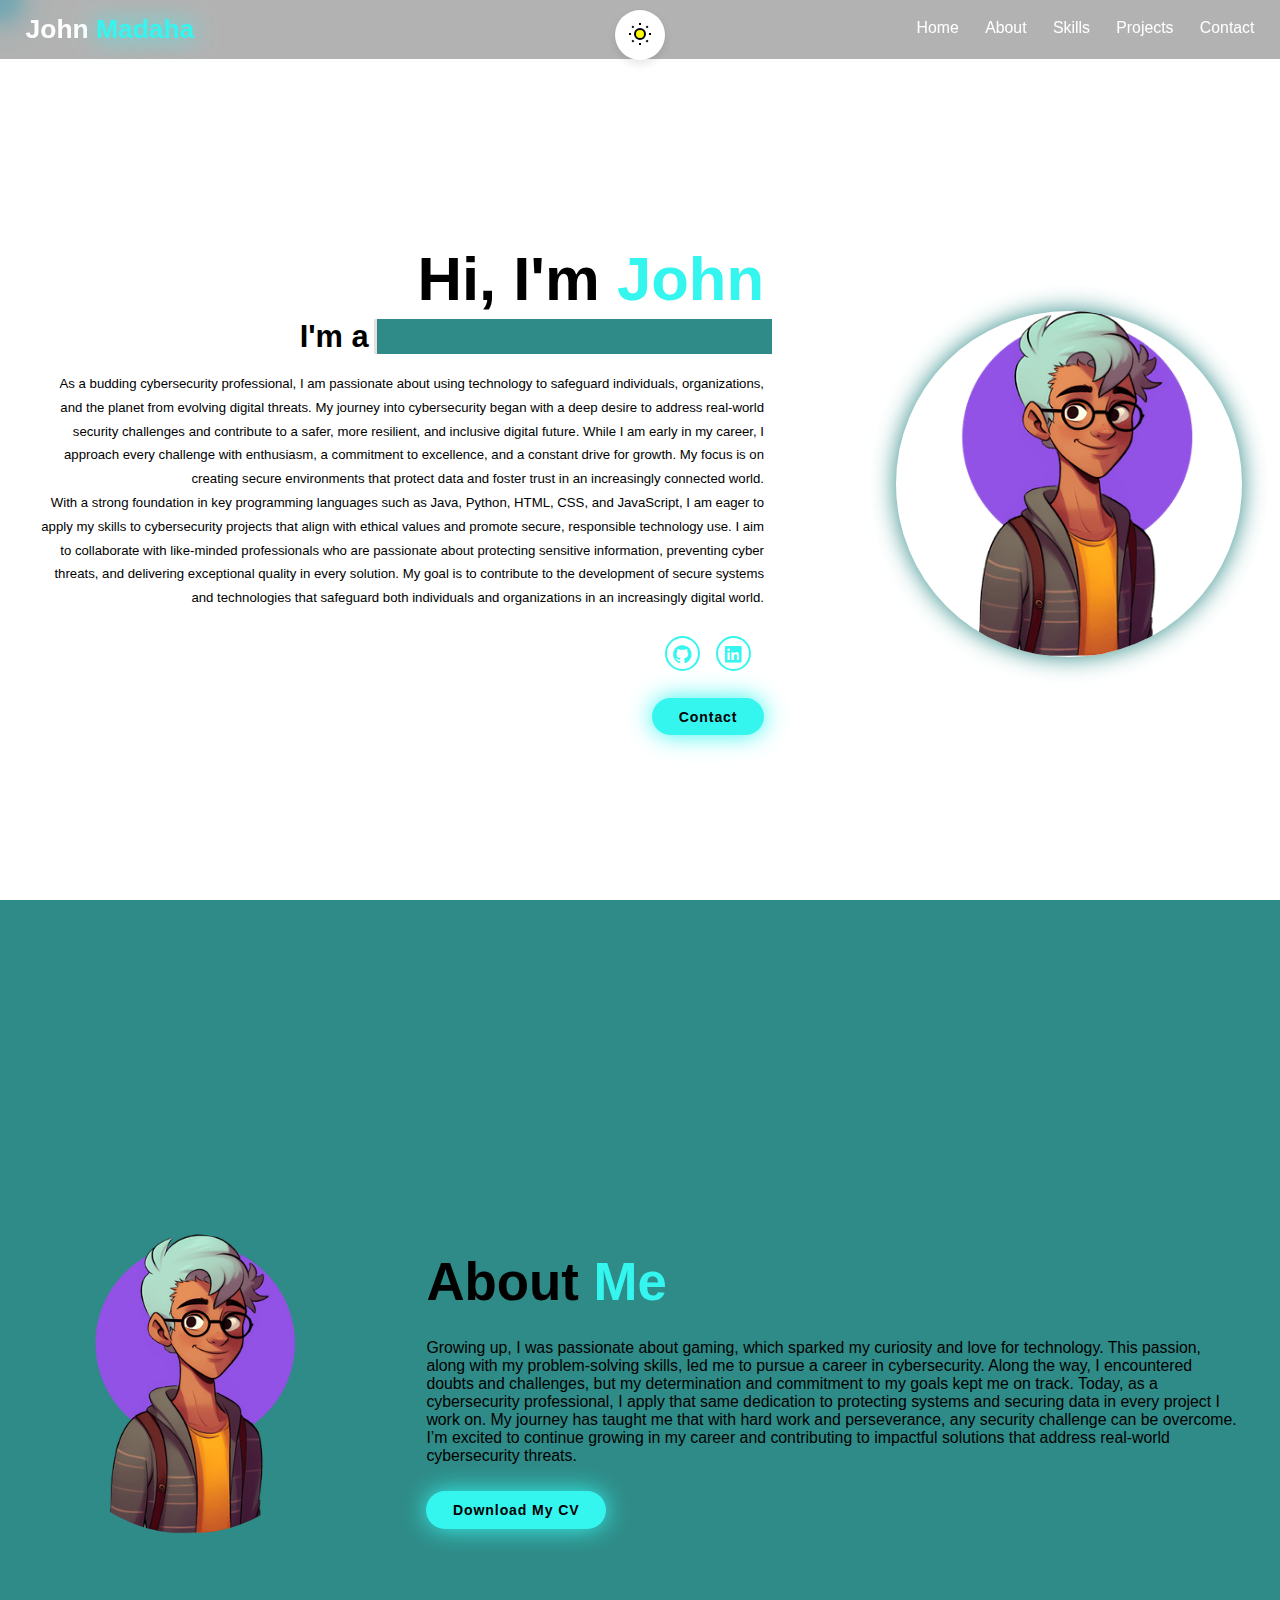
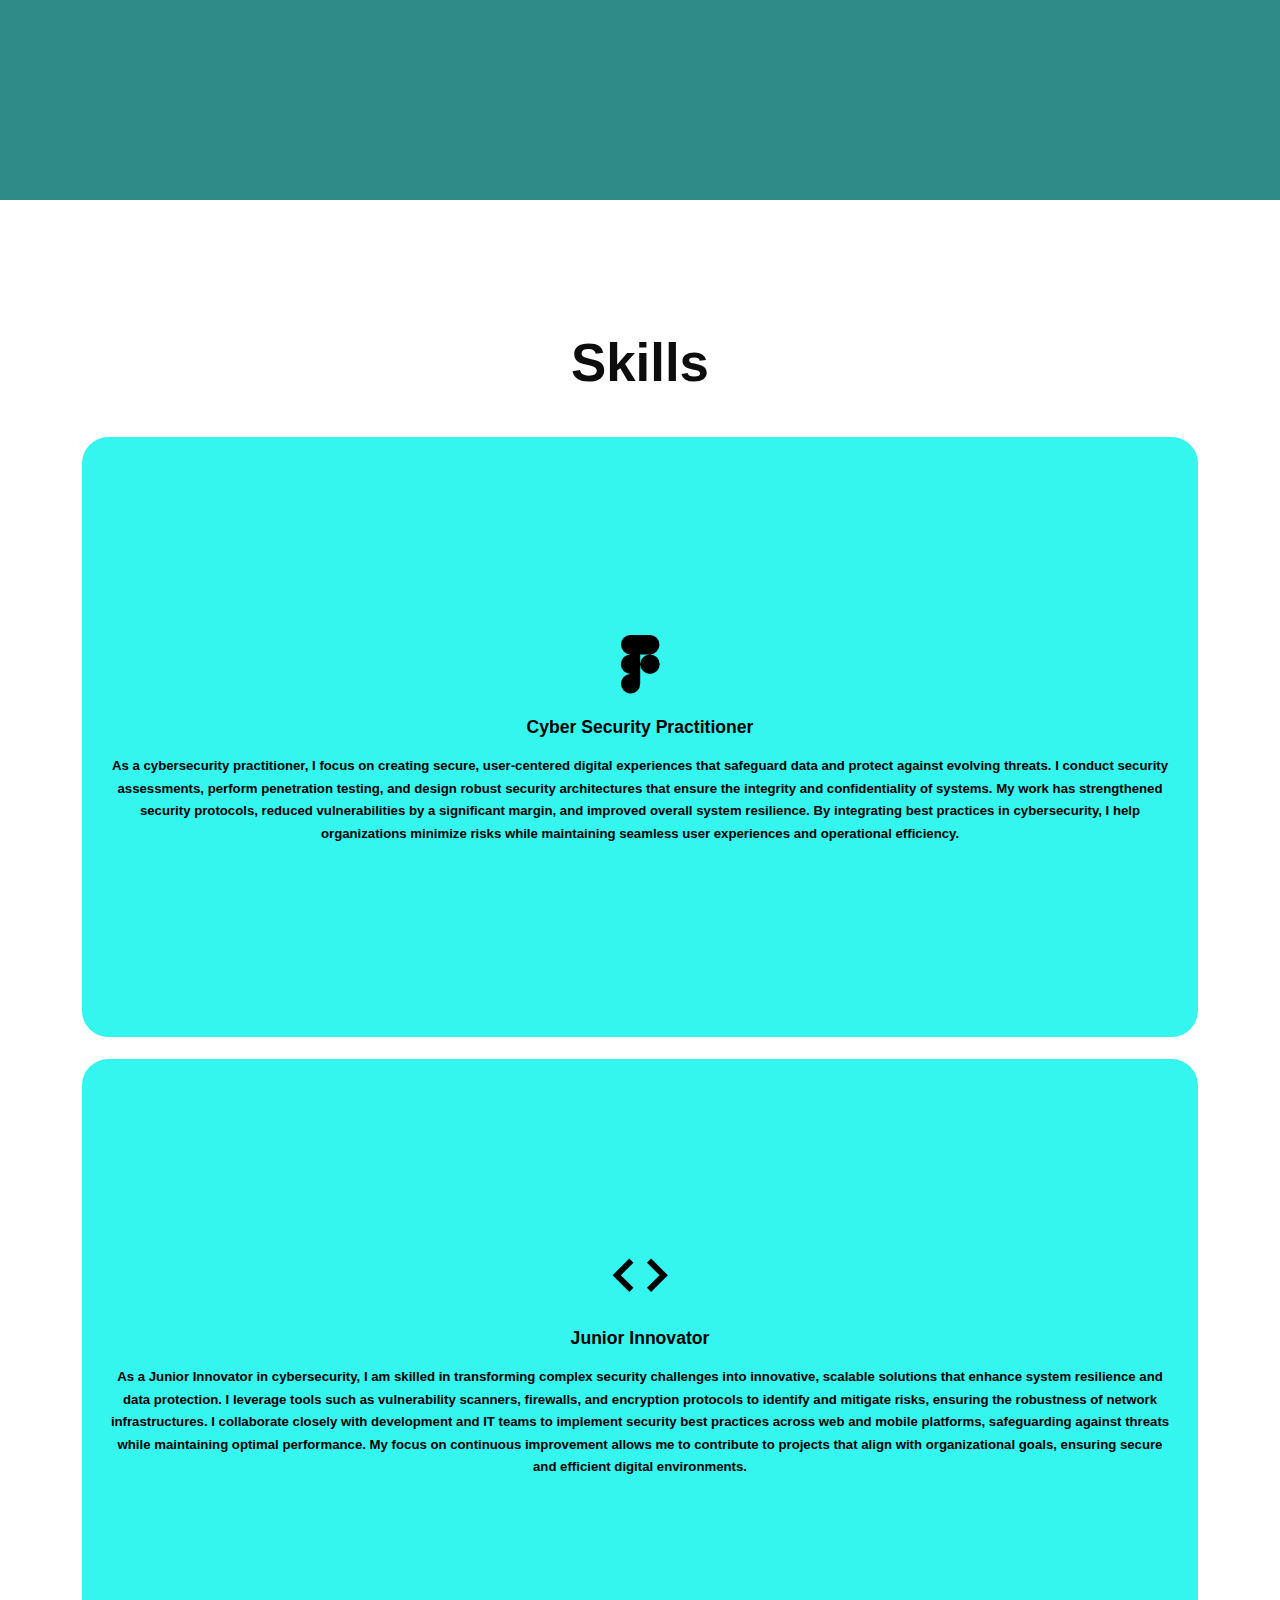
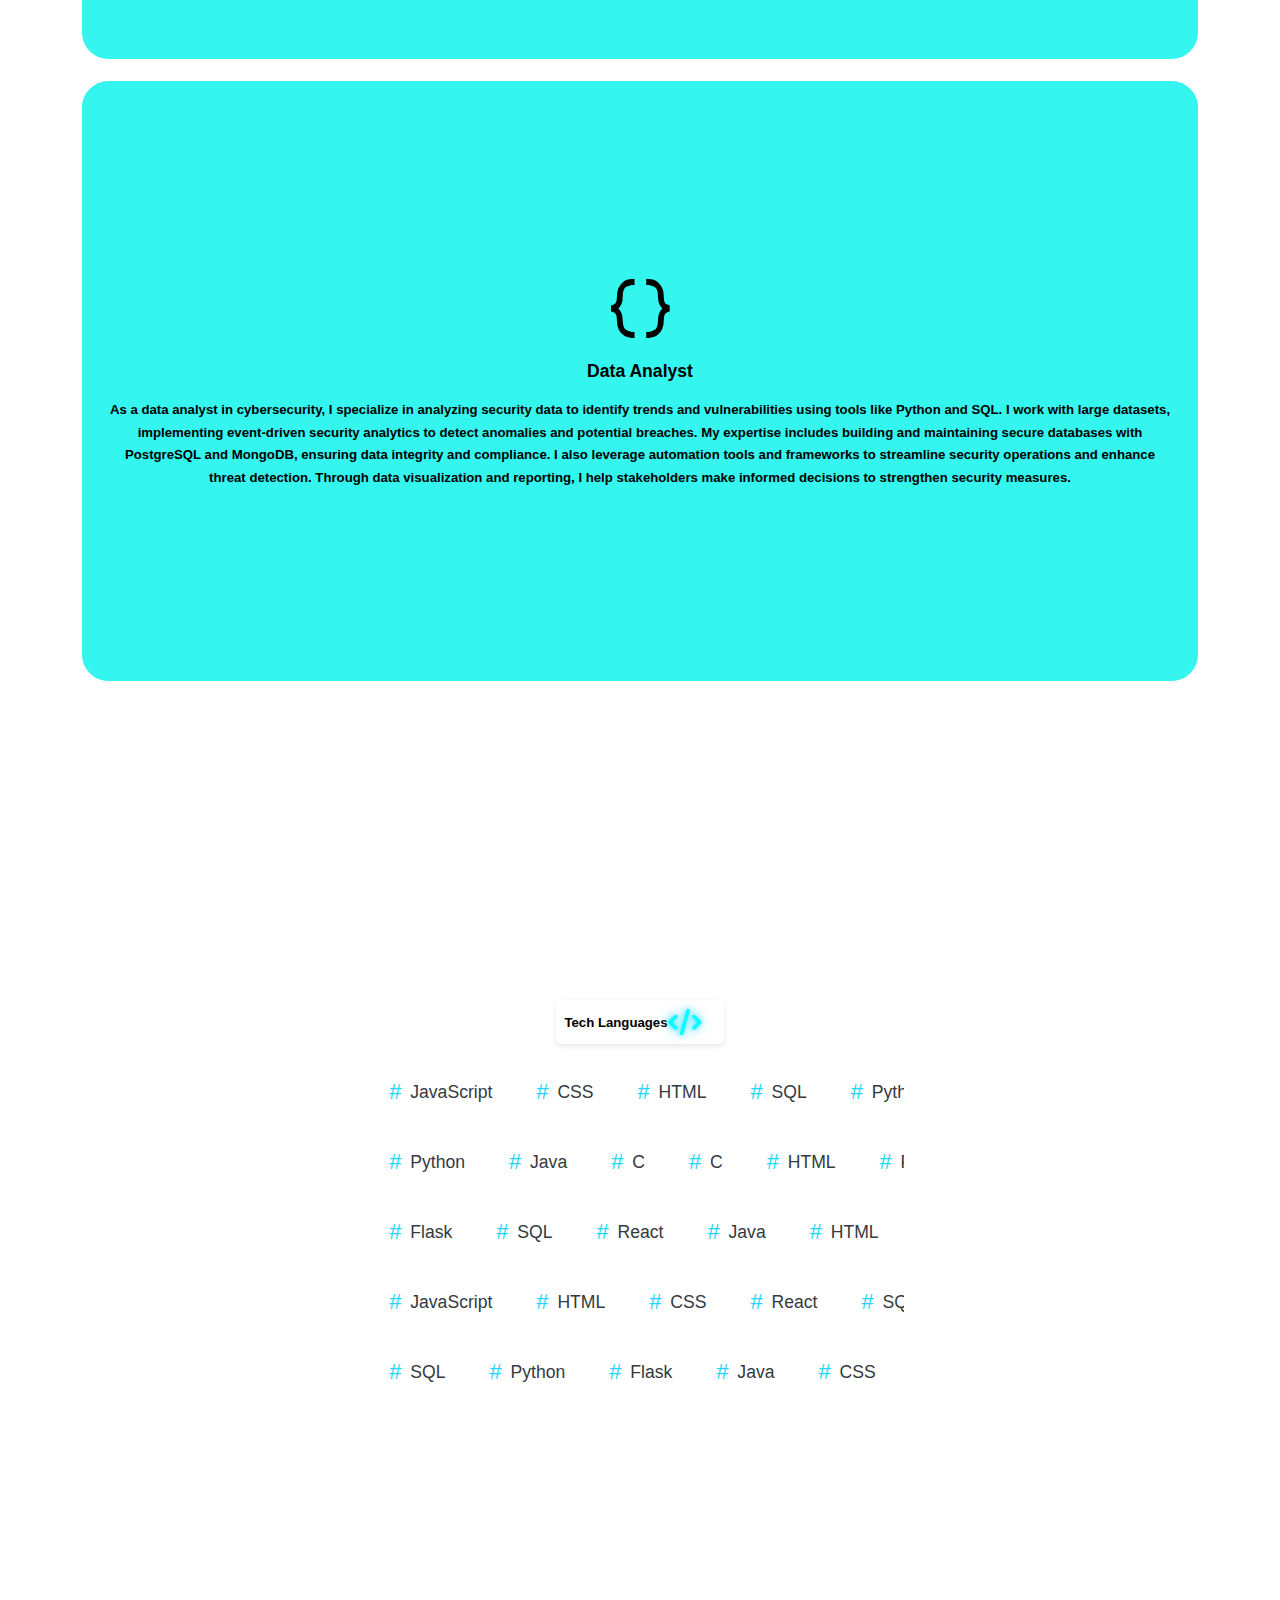
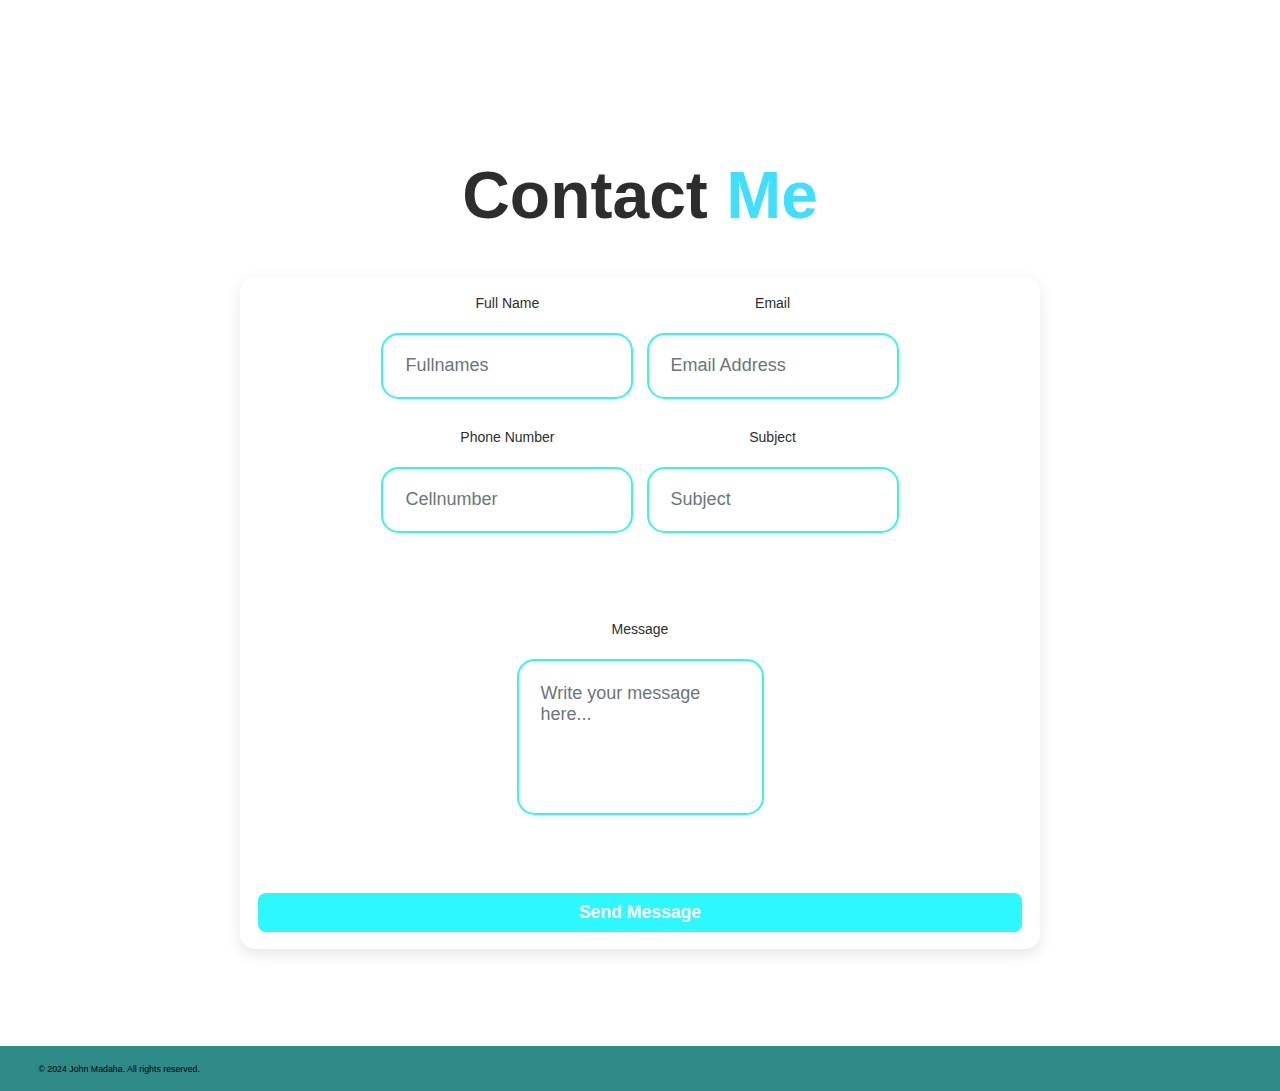
<file: index.html>
<!DOCTYPE html>
<html lang="en">
<head>
    <meta charset="UTF-8">
    <meta name="viewport" content="width=device-width, initial-scale=1.0">
    <title>John Madaha - Cyber Security Practitioner</title>
    <link rel="stylesheet" href="style.css">
    <link href='https://unpkg.com/boxicons@2.1.4/css/boxicons.min.css' rel='stylesheet'>
    <link rel="stylesheet" href="https://cdnjs.cloudflare.com/ajax/libs/font-awesome/6.0.0-beta3/css/all.min.css">
    <style>
        * {
            margin: 0;
            padding: 0;
            box-sizing: border-box;
        }




        .header {
            position: fixed;
            top: 0;
            left: 0;
            padding: 4rem 12% 4rem;
            background-color: rgba(0, 0, 0, 0.3);
            backdrop-filter: blur(10px);
            display: flex;
            justify-content: space-between;
            align-items: center;
            z-index: 100;
            width: 100%;
        }

        .logo {
            font-size: 3rem;
            color: var(white);
            font-weight: 800;
            cursor: pointer;
            transition: 0.3s ease;
            text-decoration: none;
        }

        .logo:hover {
            transform: scale(1.1);
        }

        .logo span {
            text-shadow: 0 0 23px var(--main-color);
        }

        .navbar {
            display: flex;
        }

        .navbar a {
            font-size: 1.8rem;
            color: var(--text-color);
            margin-left: 4rem;
            font-weight: 500;
            transition: 0.3s ease;
            border-bottom: 3px solid transparent;
            text-decoration: none;

            color: #ffffff; /* Set the text color to white */
            text-decoration: none; /* Remove underline from links */
            transition: color 0.3s ease; /* Smooth transition for hover effect */
}
        

        .navbar a:hover,
        .navbar a.active {
            color: var(--main-color);
            border-bottom: 3px solid var(--main-color);
        }

        #menu-icon {
            font-size: 3.6rem;
            color: var(--main-color);
            display: none;
            cursor: pointer;
        }

        @media (max-width: 1280px) {
            .header {
                padding: 14px 2%;
            }
            .navbar a {
                margin-left: 3rem;
            }
        }

        @media (max-width: 992px) {
            #menu-icon {
                display: block;
            }

            .navbar {
                display: none;
                position: absolute;
                top: 100%;
                right: -100%;
                width: 270px;
                background-color: rgba(0, 0, 0, 0.8);
                backdrop-filter: blur(10px);
                flex-direction: column;
                padding: 2rem 0;
                border-radius: 10px;
            }

            .navbar.active {
                display: flex;
                right: 2%;
            }

            .navbar a {
                display: block;
                margin: 1.5rem 0;
                padding: 0 2rem;
                font-size: 1.6rem;
              color: #ffffff; /* Set the text color to white */
              text-decoration: none; /* Remove underline from links */
              transition: color 0.3s ease; /* Smooth transition for hover effect */
}

        }
    </style>
</head>
<body>
    <header class="header">
        <a href="#home" class="logo">John<span> Madaha</span></a>
        <i id="menu-icon" class='bx bx-menu'></i>
        <nav class="navbar">
            <a href="#home">Home</a>
            <a href="#about">About</a>
            <a href="#services">Skills</a>
            <a href="projects.html">Projects</a>
            <a href="#contact">Contact</a>
        </nav>
    </header>

    <div id="neon-cursor"></div>

    <script>
        const menuIcon = document.querySelector('#menu-icon');
        const navbar = document.querySelector('.navbar');

        menuIcon.addEventListener('click', () => {
            navbar.classList.toggle('active');
        });

        // Close menu when clicking a link
        document.querySelectorAll('.navbar a').forEach(link => {
            link.addEventListener('click', () => {
                navbar.classList.remove('active');
            });
        });

        // Close menu when clicking outside
        document.addEventListener('click', (e) => {
            if (!navbar.contains(e.target) && !menuIcon.contains(e.target)) {
                navbar.classList.remove('active');
            }
        });
    </script>

   
    
    <script src="index.js"></script>


  <!-- Home Section -->
  <section class="home" id="home">
    <div class="home-content">
      <h1>Hi, I'm <span>John</span></h1>
      <h3 class="text-animation">I'm a <span></span></h3>
      <p>
        As a budding cybersecurity professional, I am passionate about using technology to safeguard individuals, 
        organizations, and the planet from evolving digital threats. My journey into cybersecurity began with a deep desire 
        to address real-world security challenges and contribute to a safer, more resilient, and inclusive digital future. 
        While I am early in my career, I approach every challenge with enthusiasm, a commitment to excellence, 
        and a constant drive for growth. My focus is on creating secure environments that protect data and foster trust in 
        an increasingly connected world.
      </p>
      <p>
        With a strong foundation in key programming languages such as Java, Python, HTML, CSS, and JavaScript, 
        I am eager to apply my skills to cybersecurity projects that align with ethical values and promote secure, 
        responsible technology use. I aim to collaborate with like-minded professionals who are passionate about 
        protecting sensitive information, preventing cyber threats, and delivering exceptional quality in every solution. 
        My goal is to contribute to the development of secure systems and technologies that safeguard both individuals and 
        organizations in an increasingly digital world.
      </p>
      <div class="social-icons">
        <a href="https://github.com/GiovanniJohnArthur"><i class="bx bxl-github"></i></a>
        <a href="https://www.linkedin.com/in/johnmadaha/"><i class='bx bxl-linkedin-square'></i></a>
      </div>
      <div class="btn-group">
        <a href="#contact" class="btn">Contact</a>
      </div>
    </div>
    <div class="home-img">
      <img src="Untitled design-4-2.png" alt="Profile Image">
    </div>
  </section>



  <!-- About Section -->
  <section class="about" id="about">
    <div class="about-img">
      <img src=" Untitled design-4-2.png" alt="About Image">
    </div>
    <div class="about-content">
      <h2 class="heading">About <span>Me</span></h2>
      <p>Growing up, I was passionate about gaming, which sparked my curiosity and love for technology. 
        This passion, along with my problem-solving skills, led me to pursue a career in cybersecurity. 
        Along the way, I encountered doubts and challenges, but my determination and commitment to my goals kept me on track. 
        Today, as a cybersecurity professional, I apply that same dedication to protecting systems and securing data in 
        every project I work on. My journey has taught me that with hard work and perseverance, any security challenge 
        can be overcome. I’m excited to continue growing in my career and contributing to impactful solutions that address 
        real-world cybersecurity threats.</p>
      <a href="https://drive.google.com/file/d/1b1hASR91TIOIlWzRSfex2Mfaare8VUg_/view" class="btn" target="_blank">Download My CV</a>
    </div>
  </section>

  <!-- Services Section -->
  <section class="services" id="services">
    <h2 class="heading">Skills</h2>
    <div class="services-container">
      <div class="service-box">
        <div class="service-info">
          <i class="bx bxl-figma"></i>
          <h4>Cyber Security Practitioner </h4>
          <p>
            As a cybersecurity practitioner, I focus on creating secure, user-centered digital experiences that safeguard data and protect against evolving threats. I conduct security assessments, perform penetration testing, and design robust security architectures that ensure the integrity and confidentiality of systems. My work has strengthened security protocols, reduced vulnerabilities by a significant margin, and improved overall system resilience. By integrating best practices in cybersecurity, I help organizations minimize risks while maintaining seamless user experiences and operational efficiency.
        </p>
        
        </div>
      </div>
      <div class="service-box">
        <div class="service-info">
          <i class="bx bx-code"></i>
          <h4>Junior Innovator</h4>
          <p>As a Junior Innovator in cybersecurity, I am skilled in transforming complex security challenges into innovative, scalable solutions that enhance system resilience and data protection. I leverage tools such as vulnerability scanners, firewalls, and encryption protocols to identify and mitigate risks, ensuring the robustness of network infrastructures. I collaborate closely with development and IT teams to implement security best practices across web and mobile platforms, safeguarding against threats while maintaining optimal performance. My focus on continuous improvement allows me to contribute to projects that align with organizational goals, ensuring secure and efficient digital environments. </p>
        </div>
      </div>
      <div class="service-box">
        <div class="service-info">
          <i class="bx bx-code-curly"></i>
          <h4>Data Analyst</h4>
          <p>
            As a data analyst in cybersecurity, I specialize in analyzing security data to identify trends and vulnerabilities using tools like Python and SQL. I work with large datasets, implementing event-driven security analytics to detect anomalies and potential breaches. My expertise includes building and maintaining secure databases with PostgreSQL and MongoDB, ensuring data integrity and compliance. I also leverage automation tools and frameworks to streamline security operations and enhance threat detection. Through data visualization and reporting, I help stakeholders make informed decisions to strengthen security measures.
        </p>
        
          
      </div>
    </div>
  </section>

  <div class="app">
    <header>
      <div class="tech-container">
      <h2>Tech Languages</h2>
      <i class="fa-solid fa-code"></i>
   </div>
      <p> <a href="https://codepen.io/ykadosh/pen/KKezJzz"></a></p>
    </header>
    <div class="tag-list">
      <div class="loop-slider" style="--duration:15951ms; --direction:normal;">
        <div class="inner">
          <div class="tag"><span>#</span> JavaScript</div>
          <div class="tag"><span>#</span> CSS</div>
          <div class="tag"><span>#</span> HTML</div>
          <div class="tag"><span>#</span> SQL</div>
          <div class="tag"><span>#</span> Python</div>
          <!-- duplicated content -->
          <div class="tag"><span>#</span> JavaScript</div>
          <div class="tag"><span>#</span> CSS</div>
          <div class="tag"><span>#</span> HTML</div>
          <div class="tag"><span>#</span> SQL</div>
          <div class="tag"><span>#</span> C</div>
        </div>
      </div>
      <div class="loop-slider" style="--duration:19260ms; --direction:reverse;">
        <div class="inner">
          <div class="tag"><span>#</span> Python</div>
          <div class="tag"><span>#</span> Java</div>
          <div class="tag"><span>#</span> C</div>
          <div class="tag"><span>#</span> C</div>
          <div class="tag"><span>#</span> HTML</div>
          <!-- duplicated content -->
          <div class="tag"><span>#</span> Python</div>
          <div class="tag"><span>#</span> Java</div>
          <div class="tag"><span>#</span> C</div>
          <div class="tag"><span>#</span> C</div>
          <div class="tag"><span>#</span> CSS</div>
        </div>
      </div>
      <div class="loop-slider" style="--duration:10449ms; --direction:normal;">
        <div class="inner">
          <div class="tag"><span>#</span> Flask</div>
          <div class="tag"><span>#</span> SQL</div>
          <div class="tag"><span>#</span> React</div>
          <div class="tag"><span>#</span> Java</div>
          <div class="tag"><span>#</span> HTML</div>
          <!-- duplicated content -->
          <div class="tag"><span>#</span> C</div>
          <div class="tag"><span>#</span> Java</div>
          <div class="tag"><span>#</span> Python</div>
          <div class="tag"><span>#</span> SQL</div>
          <div class="tag"><span>#</span> HTML</div>
        </div>
      </div>
      <div class="loop-slider" style="--duration:16638ms; --direction:reverse;">
        <div class="inner">
          <div class="tag"><span>#</span> JavaScript</div>
          <div class="tag"><span>#</span> HTML</div>
          <div class="tag"><span>#</span> CSS</div>
          <div class="tag"><span>#</span> React</div>
          <div class="tag"><span>#</span> SQL</div>
          <!-- duplicated content -->
          <div class="tag"><span>#</span> Python</div>
          <div class="tag"><span>#</span> HTML</div>
          <div class="tag"><span>#</span> CSS</div>
          <div class="tag"><span>#</span> SQL</div>
          <div class="tag"><span>#</span> NC</div>
        </div>
      </div>
      <div class="loop-slider" style="--duration:15936ms; --direction:normal;">
        <div class="inner">
          <div class="tag"><span>#</span> SQL</div>
          <div class="tag"><span>#</span> Python</div>
          <div class="tag"><span>#</span> Flask</div>
          <div class="tag"><span>#</span> Java</div>
          <div class="tag"><span>#</span> CSS</div>
          <!-- duplicated content -->
          <div class="tag"><span>#</span> SQL</div>
          <div class="tag"><span>#</span> React</div>
          <div class="tag"><span>#</span> flask</div>
          <div class="tag"><span>#</span> Python</div>
          <div class="tag"><span>#</span> SQL</div>
        </div>
      </div>
      <div class="fade"></div>
    </div>
  </div>

  <style>
    .contact {
        padding: 6rem 2rem;
        
    }
    
    .contact .heading {
        text-align: center;
        font-size: 7.5rem;
        margin-bottom: 3rem;
        color: #2d2d2d;
    }
    
    .contact .heading span {
        color: #40dfff;
    }
    
    .contact-form {
        max-width: 800px;
        margin: 0 auto;
        padding: 2rem;
        border-radius: 15px;
        box-shadow: 0 5px 15px rgba(0, 0, 0, 0.1);
    }
    
    .input-group {
        margin-bottom: 1.5rem;
        font-size: 14px;
    }
    
    .input-box {
    display: grid;
    grid-template-columns: repeat(auto-fit, minmax(250px, 1fr));
    gap: 1.5rem;
    margin-bottom: 1.5rem;
    font-size: 14px; /* Adjust the size as needed */
}

    
    .form-control {
        width: 100%;
        padding: 1rem;
        border: 2px solid #e1e1e1;
        border-radius: 8px;
        font-size: 12rem;
        transition: all 0.3s ease;
    }
    
    .form-control:focus {
        border-color: #5fe4e8;
        box-shadow: 0 0 0 3px rgba(64, 112, 244, 0.1);
        outline: none;
    }
    
    .form-control::placeholder {
        color: #6c757d;
        font-size: large;
    }
    
    textarea.form-control {
        resize: vertical;
        min-height: 12px;
    }
    
    .btn-submit {
        display: inline-block;
        padding: 1rem 2rem;
        background: #2ef8ff;
        color: white;
        border: none;
        border-radius: 8px;
        font-size: 2rem;
        cursor: pointer;
        transition: all 0.3s ease;
        width: 100%;
        font-weight: 600;
    }
    
    .btn-submit:hover {
        background: #15f3ff;
        transform: translateY(-2px);
    }
    
    .form-label {
        display: block;
        margin-bottom: 0.5rem;
        color: #2d2d2d;
        font-weight: 500;
    }
    
    .contact-info {
        text-align: center;
        margin-top: 2rem;
        padding-top: 2rem;
        border-top: 1px solid #e1e1e1;
       
    }
    
    .contact-info p {
        color: #6c757d;
        margin: 0.5rem 0;
    }
    
    .contact-info i {
        color: #21fffb;
        margin-right: 0.5rem;
    }
    
    @media (max-width: 768px) {
        .contact {
            padding: 4rem 1rem;
        }
        
        .contact-form {
            padding: 1.5rem;
        }
    }
    </style>
    
    <section class="contact" id="contact">
      <h2 class="heading">Contact <span>Me</span></h2>
      <form class="contact-form" 
            action="https://formspree.io/f/xkgnngnz" 
            method="POST" 
            onsubmit="return validateForm(event)">
          <!-- Hidden input for the thank you page redirect -->
          <input type="hidden" name="_next" value="https://yourwebsite.com/thank-you.html">
          
          <div class="input-group">
              <div class="input-box">
                  <div>
                      <label for="fullName" class="form-label">Full Name</label>
                      <input type="text" id="fullName" name="fullName" class="form-control" 
                             placeholder="Fullnames" 
                             pattern="^[a-zA-Z\s]{2,50}$" 
                             maxlength="50"
                             required>
                  </div>
                  <div>
                      <label for="email" class="form-label">Email</label>
                      <input type="email" id="email" name="email" class="form-control" 
                             placeholder="Email Address" 
                             pattern="[a-z0-9._%+-]+@[a-z0-9.-]+\.[a-z]{2,}$"
                             required>
                  </div>
              </div>
              <div class="input-box">
                  <div>
                      <label for="phone" class="form-label">Phone Number</label>
                      <input type="tel" id="phone" name="phone" class="form-control" 
                             placeholder="Cellnumber"
                             pattern="^\+?[0-9]{10,15}$">
                  </div>
                  <div>
                      <label for="subject" class="form-label">Subject</label>
                      <input type="text" id="subject" name="subject" class="form-control" 
                             placeholder="Subject"
                             maxlength="100"
                             required>
                  </div>
              </div>
          </div>
          <div class="input-group">
              <label for="message" class="form-label">Message</label>
              <textarea name="message" id="message" class="form-control" 
                        rows="6" 
                        placeholder="Write your message here..." 
                        maxlength="1000"
                        required></textarea>
          </div>
          <div id="formStatus" class="alert" style="display: none;"></div>
          <button type="submit" class="btn-submit">
              Send Message
          </button>
      </form>
  </section>
  
  <script>
  function validateForm(event) {
      const form = event.target;
      const formStatus = document.getElementById('formStatus');
      const submitButton = form.querySelector('button[type="submit"]');
      
      // Basic validation
      const inputs = form.querySelectorAll('input, textarea');
      for (let input of inputs) {
          if (!input.validity.valid) {
              formStatus.textContent = 'Please fill all required fields correctly.';
              formStatus.className = 'alert alert-danger';
              formStatus.style.display = 'block';
              return false;
          }
      }
      
      // Disable submit button to prevent double submission
      submitButton.disabled = true;
      submitButton.textContent = 'Sending...';
      
      // Show sending status
      formStatus.textContent = 'Sending message...';
      formStatus.className = 'alert alert-info';
      formStatus.style.display = 'block';
      
      // The form will be handled by Formspree
      return true;
  }
  
  // Add client-side validation
  document.addEventListener('DOMContentLoaded', function() {
      const form = document.querySelector('.contact-form');
      
      form.addEventListener('input', function(e) {
          const input = e.target;
          if (input.validity.valid) {
              input.classList.remove('invalid');
          } else {
              input.classList.add('invalid');
          }
      });
  });
  </script>
  
  <style>
  .alert {
      padding: 1rem;
      margin: 1rem 0;
      border-radius: 4px;
  }
  
  .alert-success {
      background-color: #d4edda;
      color: #155724;
      border: 1px solid #c3e6cb;
  }
  
  .alert-danger {
      background-color: #f8d7da;
      color: #721c24;
      border: 1px solid #f5c6cb;
  }
  
  .alert-info {
      background-color: #cce5ff;
      color: #004085;
      border: 1px solid #b8daff;
  }
  
  .form-control.invalid {
      border-color: #dc3545;
  }
  
  /* Disable submit button styles */
  .btn-submit:disabled {
      opacity: 0.7;
      cursor: not-allowed;
  }
  </style>

    

  <!-- Footer Section -->
  <footer class="footer">
    <p> &copy; 2024 John Madaha. All rights reserved.</p>
  </footer>
  <button id="theme-toggle" class="theme-toggle" aria-label="Toggle dark mode">
    <svg class="sun-icon" xmlns="http://www.w3.org/2000/svg" width="24" height="24" viewBox="0 0 24 24" fill="none" stroke="currentColor" stroke-width="2">
      <circle cx="12" cy="12" r="5"></circle>
      <line x1="12" y1="1" x2="12" y2="3"></line>
      <line x1="12" y1="21" x2="12" y2="23"></line>
      <line x1="4.22" y1="4.22" x2="5.64" y2="5.64"></line>
      <line x1="18.36" y1="18.36" x2="19.78" y2="19.78"></line>
      <line x1="1" y1="12" x2="3" y2="12"></line>
      <line x1="21" y1="12" x2="23" y2="12"></line>
      <line x1="4.22" y1="19.78" x2="5.64" y2="18.36"></line>
      <line x1="18.36" y1="5.64" x2="19.78" y2="4.22"></line>
    </svg>
    <circle cx="12" cy="12" r="5" fill="yellow"></circle>
    <svg class="moon-icon" xmlns="http://www.w3.org/2000/svg" width="24" height="24" viewBox="0 0 24 24" fill="none" stroke="currentColor" stroke-width="2">
      <path d="M21 12.79A9 9 0 1 1 11.21 3 7 7 0 0 0 21 12.79z"></path>
    </svg>
</button>


<script>document.addEventListener('DOMContentLoaded', () => {
  const menuIcon = document.getElementById('menu-icon');
  const navbar = document.querySelector('.navbar');

  // Toggle mobile menu
  menuIcon.addEventListener('click', () => {
      navbar.classList.toggle('open'); // Toggle the 'open' class on the navbar
  });

  // Function to set the active link
  const setActiveLink = (event) => {
      const links = document.querySelectorAll('.navbar a');
      links.forEach(link => {
          link.classList.remove('active'); // Remove active class from all links
      });
      event.target.classList.add('active'); // Add active class to the clicked link
  };

  // Attach click event to each navbar link
  const navbarLinks = document.querySelectorAll('.navbar a');
  navbarLinks.forEach(link => {
      link.addEventListener('click', setActiveLink);
  });
});
</script>



</body>

</html>
</file>
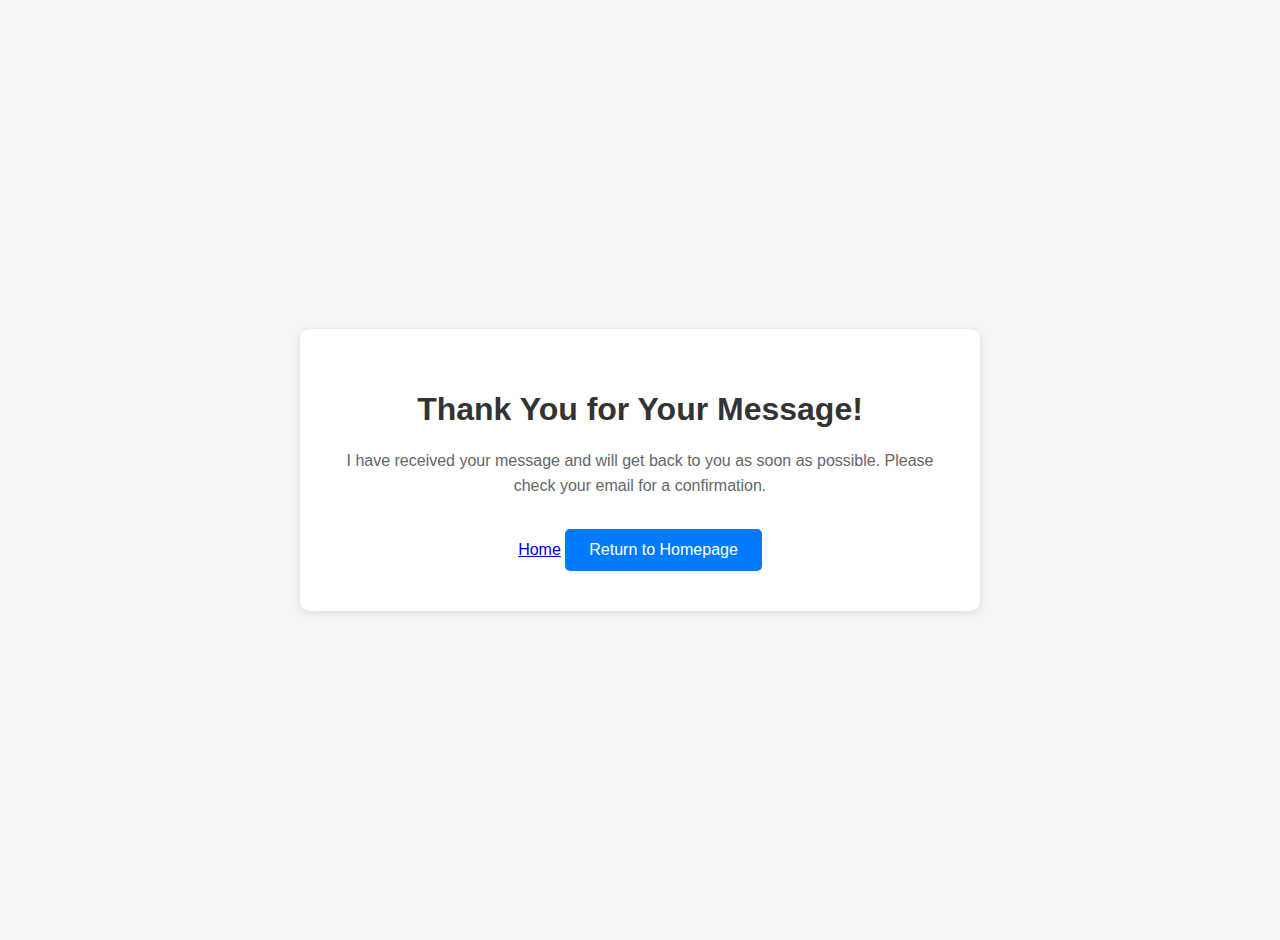
<file: thank_you.html>
<!DOCTYPE html>
<html lang="en">
<head>
    <meta charset="UTF-8">
    <meta name="viewport" content="width=device-width, initial-scale=1.0">
    <title>Thank You - Message Received 😊 </title>
    <style>
        body {
            font-family: Arial, sans-serif;
            display: flex;
            flex-direction: column;
            align-items: center;
            justify-content: center;
            min-height: 100vh;
            margin: 0;
            background-color: #f5f5f5;
            text-align: center;
            padding: 20px;
        }
        .thank-you-container {
            background-color: white;
            padding: 40px;
            border-radius: 10px;
            box-shadow: 0 2px 10px rgba(0,0,0,0.1);
            max-width: 600px;
        }
        h1 {
            color: #333;
            margin-bottom: 20px;
        }
        p {
            color: #666;
            line-height: 1.6;
            margin-bottom: 30px;
        }
        .back-button {
            display: inline-block;
            padding: 12px 24px;
            background-color: #007bff;
            color: white;
            text-decoration: none;
            border-radius: 5px;
            transition: background-color 0.3s;
        }
        .back-button:hover {
            background-color: #0056b3;
        }
    </style>
</head>
<body>
    <div class="thank-you-container">
        <h1>Thank You for Your Message!</h1>
        <p>I have received your message and will get back to you as soon as possible. Please check your email for a confirmation.</p>
  <a href="index.html" class="home-button">Home</a>
        <a href="index.html" class="back-button">Return to Homepage</a>
    </div>
</body>
</html>
</file>
<file: style.css>
* {
  margin: 0;
  padding: 0;
  box-sizing: border-box;
  text-decoration: none;
  border: none;
  outline: none;
  scroll-behavior: smooth;
  font-family: "poppins", sans-serif;
}
:root {
  --bg-color: #eadfdf;
  --second-bg-color: #2f8b87;
  --text-color: rgb(14, 13, 13);
  --main-color: #35f5ef;
}
html {
  font-size: 60%;
  overflow-x: hidden;
}

body {
    background: var(--bg-color);
    color: var(--text-color);
}

.header {
    position: fixed;
    top: 0;
    left: 0;
    padding: 4rem 12%;
    background-color: rgba(0, 0, 0, 0.3);
    backdrop-filter: blur(10px);
    display: flex;
    justify-content: space-between;
    align-items: center;
    z-index: 100;
    width: 100%;
    color: #ffffff; /* Default text color set to white */
    font-size: 1.3rem; /* Slightly larger text size */
    font-weight: 600; /* Semi-bold font for emphasis */
   
}

/* Dark mode support using media query */
@media (prefers-color-scheme: dark) {

}

.header a {
    color: #ffffff; /* White text for links */
    text-decoration: none; /* Remove underline */
    transition: color 0.3s ease; /* Smooth transition for hover effects */
}

.header a:hover {
    color: #13edf5; /* Highlighted color on hover */
}


.logo {
    font-size: 3rem;
    color: var(--text-color);
    font-weight: 800;
    cursor: pointer;
    transition: 0.3s ease;
    text-decoration: none;
}

.logo:hover {
    transform: scale(1.1);
}

.logo span {
    text-shadow: 0 0 23px var(--main-color);
}

.navbar {
    display: flex;
}

.navbar a {
    font-size: 1.8rem;
    color: var(white);
    margin-left: 4rem;
    font-weight: 500;
    transition: 0.3s ease;
    border-bottom: 3px solid transparent;
    text-decoration: none;

}

.navbar a:hover,
.navbar a.active {
    color: var(--main-color);
    border-bottom: 3px solid var(--main-color);
}

#menu-icon {
    font-size: 3.6rem;
    color: var(--main-color);
    display: none;
    cursor: pointer;
}

@media (max-width: 1280px) {
    .header {
        padding: 14px 2%;
    }
    .navbar a {
        margin-left: 3rem;
    }
}

@media (max-width: 992px) {
    #menu-icon {
        display: block;
    }

    .navbar {
        display: none;
        position: absolute;
        top: 100%;
        right: -100%;
        width: 270px;
        background-color: rgba(0, 0, 0, 0.8);
        backdrop-filter: blur(10px);
        flex-direction: column;
        padding: 2rem 0;
        border-radius: 10px;
        
    }

    .navbar.active {
        display: flex;
        right: 2%;
    }

    .navbar a {
        display: block;
        margin: 1.5rem 0;
        padding: 0 2rem;
        font-size: 1.6rem;
    }
}
section {
    min-height: 100vh;
    padding: 10rem 12% 10rem;
}

.home {
  display: flex;
  align-items: center;
  justify-content: center;
  gap: 15rem;
}
.home-content {
  display: flex;
  flex-direction: column;
  align-items: flex-end;
  text-align: right;
  justify-content: center;
}
span {
  color: var(--main-color);
}
.logo span {
  color: var(--main-color);
}
.home-content h3 {
  margin-bottom: 2rem;
  margin-top: 1rem;
  font-size: 3.5rem;
}
.home-content h1 {
  font-size: 7rem;
  font-weight: 700;
  margin-top: 1.5rem;
  line-height: 1;
}
.home-img img {
  position: relative;
  width: 27vw;
  border-radius: 50%;
  box-shadow: 0 0 25px var(--second-bg-color);
  cursor: pointer;
  transition: 0.4s ease-in-out;
}
.home-img img:hover {
  box-shadow: 0 0 25px var(--main-color), 0 0 50px var(--main-color), 0 0 100px var(--main-color);
}
.home-content p {
  font-size: 1.5rem;
  font-weight: 500;
  line-height: 1.8;
  max-width: 1000px;
}
.social-icons a {
  display: inline-flex;
  justify-content: center;
  align-items: center;
  width: 4rem;
  height: 4rem;
  background: transparent;
  border: 2px solid var(--main-color);
  font-size: 2.5rem;
  border-radius: 50%;
  color: var(--main-color);
  margin: 3rem 1.5rem 3rem 0;
  transition: 0.3s ease;
}
.social-icons a:hover {
  color: var(--text-color);
  transform: scale(1.3) translateY(-5px);
  box-shadow: 0 0 25px var(--main-color);
  background-color: var(--main-color);
}


.btn {
  display: inline-block;
  padding: 1rem 2.8rem;
  background: var(--main-color);
  box-shadow: 0 0 25px var(--main-color);
  border-radius: 4rem;
  font-size: 1.6rem;
  color: #000;
  border: 2px solid transparent;
  letter-spacing: 0.1rem;
  font-weight: 600;
  transition: 0.3s ease-in-out;
  cursor: pointer;
}
.btn:hover {
  transform: scale(1.05);
  box-shadow: 0 0 50px var(--main-color);
}
.btn-group {
  display: flex;
  align-items: center;
  gap: 1.5rem;
}
.btn-group a:nth-of-type(2) {
  background-color: black;
  color: var(--main-color);
  border: 2px solid var(--main-color);
  box-shadow: 0 0 25px transparent;
}
.btn-group a:nth-of-type(2):hover {
  box-shadow: 0 0 25px var(--main-color);
  background-color: var(--main-color);
  color: black;
}
.text-animation span {
  position: relative;
}
.text-animation span::before {
  content: "cyber security practitioner";
  color: var(--main-color);
  animation: words 20s infinite;
}
.text-animation span::after {
  content: "";
  background-color: var(--bg-color);
  position: absolute;
  width: calc(100% + 8px);
  height: 100%;
  border-left: 3px solid var(--bg-color);
  right: -8px;
  animation: cursor 0.6s infinite, typing 20s steps(14) infinite;
}
@keyframes cursor {
  to {
      border-left: 2px solid var(--main-color);
  }
}
@keyframes words {
  0%, 20% {
      content: "CyberSecurity Practitioner";
  }
  21%, 40% {
      content: "Junior Innovator";
  }
  41%, 60% {
      content: "Pen Tester";
  }
  61%, 80% {
      content: "Web Developer";
  }
  81%, 100% {
      content: "Software Tester";
  }
}
@keyframes typing {
  0%, 10%, 15%, 30%, 35%, 50%, 55%, 70%, 75%, 90%, 95% {
      width: 0;
  }
  5%, 20%, 25%, 40%, 45%, 60%, 65%, 80%, 85% {
      width: calc(100% + 8px);
  }
}
/* Light Mode (default) */


/* About Section */
.about {
  display: flex;
  justify-content: center;
  align-items: center;
  gap: 10rem;
  background: var(--second-bg-color); /* Light background */
  color: var(black); /* Black text */
}

.about img {
  width: 300px; /* Set the width to medium (adjust as necessary) */
  height: auto; /* Maintain aspect ratio */
  border-radius: 50%; /* Keep rounded corners */
}
.about-img img:hover {
  box-shadow: 0 0 25px var(--main-color), 0 0 50px var(--main-color), 0 0 100px var(--main-color);
}

.heading {
  text-align: center;
  font-size: 6rem;
  margin: 5rem 0;
}

.about-content h2 {
  text-align: left;
  line-height: 1.5;
}

.about-content h3 {
  font-size: 2.6rem;
}

.about-content p {
  font-size: 1.8rem;
  margin: 2rem 0 3rem;
}

.about .heading {
  margin: 0;
}

.about-content .text-animation span::before {
  content: "web Developer";
  color: var(--main-color);
  animation: words 20s infinite;
}

.text-animation span::after {
  content: "";
  background-color: var(--second-bg-color);
  position: absolute;
  width: calc(100% + 8px);
  height: 100%;
  border-left: 3px solid var(--bg-color);
  right: -8px;
  animation: cursor 0.6s infinite, typing 20s steps(14) infinite;
}

::-webkit-scrollbar {
  width: 15px;
}

::-webkit-scrollbar-thumb {
  background-color: var(--main-color);
}

::-webkit-scrollbar-track {
  background-color: var(--bg-color);
  width: 50px;
}

/* Services Section */
.services {
  background: var(--white); /* White background */
  color: var(black); /* Black text */
}

.services h2 {
  margin-bottom: 5rem;
  color: var(--text-color); /* Black text */
}

.services-container {
  display: grid;
  grid-template-columns: repeat(3, 1fr);
  align-items: center;
  gap: 2.5rem;
}

.service-box {
    display: flex;
    align-items: center;
    justify-content: center;
    background-color: var(--main-color);
    height: 600px;
    border-radius: 3rem;
    border: 5px solid transparent;
    cursor: pointer;
    transition: 0.4s ease-in-out;
}

.service-box:hover {
    background: var(--second-bg-color);
    color: var(--main-color);
    border: 5px solid var(--main-color);
    transform: scale(1.03);
}

.service-box .service-info {
  height: 100%;
  display: flex;
  flex-direction: column;
  text-align: center;
  justify-content: center;
  align-items: center;
  padding: 5rem;
  font-size: 1.5rem; /* Adjust this value based on your design */
}

/* Responsive styles for smaller screens */
/* Optional: Add media queries for responsiveness */
@media (max-width: 768px) {
  .service-box .service-info {
      font-size: 1.25rem; /* Smaller font size for smaller screens */
  }
}

@media (max-width: 480px) {
  .service-box .service-info {
      font-size: 1rem; /* Even smaller font size for very small screens */
  }
}

    .service-box .service-info {
        padding: 2rem 2rem; /* Adjust padding to fit smaller screens */
    }
}

@media (max-width: 480px) {
    .service-box {
        flex-direction: column; /* Stack content vertically for small screens */
        padding: 1rem; /* Further reduce padding */
        border-radius: 1.5rem; /* Smaller border-radius */
    }

    .service-box .service-info {
        padding: 1rem; /* Minimal padding for small screens */
    }
}


.service-info h4 {
  font-size: 2rem;
  margin: 2rem 0;
  font-weight: 800;
}

.service-info p {
  font-size: 3 rem;
  font-weight: 600;
  line-height: 1.7;
}

.service-info i {
  font-size: 8rem;
}

/* Dark Mode */
body.dark-mode {
  background-color: black;
  color: white;
}

body.dark-mode .about {
  background: #2d2d2d; /* Dark background for About section */
  color: white; /* White text in dark mode */
}

body.dark-mode .services {
  background: #2d2d2d; /* Dark background for Services section */
  color: black; /* White text in dark mode */
}





.projects {
  background-size: cover;
  display: flex;
  justify-content: center;
  align-items: center;
  flex-direction: column; /* Ensure items are stacked vertically */
  height: 80vh;
  padding: 2rem;
}

.projects-box {
  display: grid;
  grid-template-columns: repeat(3, 1fr);
  place-items: center; /* Center items within grid cells */
  margin: 5rem 0;
  gap: 3rem;
}

/* Adjusting maximum width for better centering */
.projects-box {
  max-width: 1200px; /* Change to a reasonable maximum width */
  width: 100%; /* Set width to 100% for better responsiveness */
}

@media (max-width: 1285px) {
  .projects-box {
      grid-template-columns: repeat(2, 1fr); /* Adjust to 2 columns */
  }
}

@media (max-width: 895px) {
  .projects-box {
      display: flex;
      flex-wrap: wrap;
      justify-content: center; /* Center items */
      gap: 2rem;
  }
}

.projects-heading {
  text-align: center; /* Center the heading text */
  font-size: 4rem; /* Adjust the font size as needed */
  color: var(--text-color); /* Use your text color */
  margin-bottom: 2rem; /* Adjust spacing below the heading */
}

.project-card {
  height: 440px;
  max-width: 440px;
  background-color: rgba(0, 0, 0, 0.3);
  backdrop-filter: blur(30px);
  border: 2px solid var(--main-color);
  border-radius: 5rem;
  display: flex;
  flex-direction: column;
  align-items: center;
  justify-content: center;
  text-align: center;
  gap: 2rem;
  padding: 5rem 2rem;
  overflow: hidden;
  cursor: pointer;
  box-shadow: 0 0 5px var(--main-color);
  transition: 0.4s ease;
}

.project-card:hover {
  box-shadow: 0 0 25px var(--main-color), 0 0 50px var(--main-color);
  transform: scale(1.02);
}

.project-card img {
  max-width: 18vw;
  object-fit: cover;
}

.project-card h3 {
  font-size: 3rem;
}

.project-card p {
  font-size: 1.6rem;
}





.contact h2 {
  margin-bottom: 3rem;
  color: var(--text-color);
}

.contact form {
  display: flex;
  align-items: center;
  justify-content: center;
  gap: 5rem; /* Increased gap between items */
  margin: 5rem auto;
  text-align: center;
  padding: 2rem; /* Added padding to the form */
}

.contact form .input-box {
  display: flex;
  justify-content: center;
  flex-wrap: wrap;
}

.contact form .input-box input,
.contact form textarea {
  width: 100%; /* Make sure to add a unit (e.g., % or px) */
  padding: 2.5rem;
  font-size: 1.8rem;
  color: var(black);
  border-radius: 2rem;
  border: 2px solid var(--main-color);
  margin: 2rem 0; /* Increased margin for more spacing */
  resize: none; 
}

.contact form .btn {
  margin-top: 2rem; /* This is fine for button spacing */
}

.footer{
  position: relative;
  bottom: 0;
  width: 100%;
  padding: 400px 0;
  background-color: var(--second-bg-color);
}

.footer .social{
  text-align: center;
  padding-bottom: 25px;
  color: var(--main-color);
}

.footer .social a{
  font-size: 25px;
  color: var(--main-color);
  border: 2px solid var(--main-color);
  width: 42px;
  height: 42px;
  line-height: 42px;
  display: inline-block;
  text-align: center;
  border-radius: 50%;
  margin: 0 10px;
  transition: 0.3s ease;
}

.footer .social a:hover{
  transform:  scale(1.2)translateY(-10px);
  background-color: var(--main-color);
  color: black;
  box-shadow: 0 0 25px var(--main-color);
}

.footer ul li a {
  color: white;
  border-bottom: 3px solid transparent;
  transition: 0.03s ease;
}

.footer ul li a:hover{
  border-bottom: 3px solid var(--main-color);

}

.footer ul li {
  display: inline-block;
  padding: 0 15px;
}


.footer .copyright{
  margin-top: 50px;
  text-align: center;
  font-size: 16px;
  color: var(--text-color);
}

@media(max-width:1285px){
  html{
      font-size: 55%;
  }

.services-container{
  padding-bottom: 7rem;
  grid-template-columns: repeat(1,1fr);
  margin: 0 5rem;
}


.projects-box{
  grid-template-columns: repeat(2,1fr);
}

.projects-box img{
  min-height: 30vw;
}

}

@media(max-width:991px){
  header{
      padding: 2rem 3%;  
  }
}

section{
padding: 10rem  3% 2rem;
}

.contact form{
  flex-direction: column;
}

.footer{
  padding: 2rem 3%;
}

@media(max-width:895px){
  #menu-icon{
      display: block;
  }

.navbar{
  position: absolute;
  top: 100%;
  right: 0;
  width: 50%;
  padding: 1rem 3%;
  background: rgba(0, 0, 0, 0.8);
  backdrop-filter: blur(20px);
  border-bottom-left-radius: 2rem;
  border-left: 2px solid var(--main-color);
  border-bottom: 2px solid var(--main-color);
  display: none;
  color: white;
}

.navbar.active{
  display: block;
}

.navbar a{
  display: block;
  font-size: 2rem;
  margin: 3rem 0;
  color: white;
}

.home{
  flex-direction: column-reverse;
  margin: 5rem 4rem;
  gap: 3rem;
}

.home-content{
  display: flex;
  flex-direction: column;
  align-items: center;
  justify-content: center;
  text-align: center;
}

.home-content h3{
  font-size: 2.6rem;
}

.home-content h1{
  font-size: 8rem;
  margin-top: 3rem;
}

.home-content p{
  max-width: 600px;
  margin: 0 auto;
}

.home-img img{
  width: 56vw;
  margin: 3rem 0;

}

.about{
  flex-direction: column-reverse;
  padding: 10rem 9% 10rem;
}


.about .heading{
  margin: 3rem 0;
}

.about img{
  width: 50vw;
}

.services h2{
margin-bottom: 3rem;
}

.services-container{
grid-template-columns: repeat(1,1fr);

}

.projects-box{
grid-template-columns: repeat(1,1fr);

}

.projects-box img{
min-width: 42rem;
}
}



.project-container {
  display: flex; /* Use Flexbox for side-by-side layout */
  justify-content: center; /* Center the project boxes */
  gap: 20px; /* Space between project boxes */
  flex-wrap: wrap; /* Allow wrapping on smaller screens */
}








.app {
  min-width: 100vw;
  min-height: 100vh;
  display: flex;
  align-items: center;
  justify-content: center;
  flex-direction: column;
  font-family: Arial, sans-serif;
  --text-color: #343a40;
  --accent-color: #23d5f8;
  --primary-color: #00ddff;
  --box-shadow: 0 5px 15px rgba(0, 0, 0, 0.1);
  --transition: 0.3s ease;
  --primary-color-dark: #0056b3;
  --background-color: grey;
  --white: #2f2e2e;
}

a {
  color: var(--primary-color);
  font-size: clamp(1.5rem, 4vw, 2rem);
  text-decoration: none;
  transition: color 0.3s ease;
}

a:hover {
  color: darken(var(--primary-color), 10%);
}

.tag-list {
  width: min(60rem, 95vw);
  display: flex;
  flex-shrink: 0;
  flex-direction: column;
  gap: clamp(2rem, 4vw, 3rem) 0;
  position: relative;
  padding: clamp(2rem, 4vw, 3rem) 0;
  overflow: hidden;
}

.loop-slider .inner {
  display: flex;
  width: fit-content;
  animation: loop linear infinite;
  animation-direction: var(--direction, normal);
  animation-duration: var(--duration, 20s);
}

.tag {
  display: flex;
  align-items: center;
  gap: 0 1rem;
  color: var(--text-color);
  font-size: clamp(1.5rem, 3vw, 2rem);
  padding: clamp(0.5rem, 1vw, 1rem) clamp(1rem, 2vw, 1.5rem);
  margin-right: clamp(1rem, 2vw, 2rem);
  transition: color 0.3s ease;
}

.tag:hover {
  color: var(--primary-color);
}

.tag span {
  font-size: clamp(2rem, 4vw, 2.5rem);
  color: var(--accent-color);
}

.fade {
  pointer-events: none;
  position: absolute;
  inset: 0;
 
}

@keyframes loop {
  0% {
    transform: translateX(0);
  }
  100% {
    transform: translateX(-50%);
  }
}

@media (prefers-reduced-motion: reduce) {
  .loop-slider .inner {
    animation: none;
  }
  
  .tag {
    transition: none;
  }
}
/* Existing styles */
#container {
  text-align: center;
}

#title {
  color: #181717;
  font-size: 20em;
}

#neon-cursor {
  width: 20px;
  height: 20px;
  border: 2px solid rgb(0, 200, 255);
  border-radius: 50%;
  position: fixed;
  pointer-events: none;
  box-shadow: 0 0 10px rgb(0, 200, 255), 0 0 20px rgb(0, 221, 255), 0 0 30px rgb(0, 221, 255), 0 0 40px rgb(0, 221, 255);
  transition: transform 0.1s, box-shadow 0.1s;
  transform: translate(-50%, -50%);
}

/* Other styles remain unchanged... */

.tech-container {
  display: flex;
  align-items: center;
  justify-content: flex-start;
  padding: 1rem;
  border-radius: 0.5rem;
  box-shadow: 0 2px 5px rgba(0, 0, 0, 0.1);
  transition: transform 0.2s;
}

.tech-container:hover {
  transform: scale(1.05);
}

.tech-container i {
  margin-right: 15px;
  font-size: 3rem;
  color: #00ffff;
  text-shadow: 0 0 5px rgba(0, 217, 255, 0.7),
               0 0 10px rgba(0, 225, 255, 0.5),
               0 0 15px rgba(0, 187, 255, 0.3);
  transition: text-shadow 0.2s;
}

.tech-container:hover i {
  text-shadow: 0 0 10px rgb(0, 115, 255),
               0 0 20px rgba(0, 157, 255, 0.8),
               0 0 30px rgba(0, 166, 255, 0.6);
}

.tech-title {
  font-size: 3rem;
  color: #31e6d6;
  text-shadow: 0 0 5px rgba(28, 255, 255, 0.7),
               0 0 10px rgba(12, 206, 236, 0.5),
               0 0 15px rgba(13, 230, 230, 0.3);
  transition: text-shadow 0.2s;
}

.tech-container:hover .tech-title {
  text-shadow: 0 0 10px rgb(0, 225, 255),
               0 0 20px rgba(0, 251, 255, 0.8),
               0 0 30px rgba(87, 231, 241, 0.6);
}

code {
  font-family: source-code-pro, Menlo, Monaco, Consolas, "Courier New", monospace;
}

/* Media query to hide the glowing cursor on small screens */
@media (max-width: 600px) { /* Adjust the max-width as needed */
  #neon-cursor {
      display: none; /* Hides the glowing cursor */
  }
}


.nft {
  user-select: none;
  max-width: 300px;
  margin: 5rem auto;
  border: 1px solid #ffffff22;
  background-color: #282c34;
  background: linear-gradient(0deg, rgba(40,44,52,1) 0%, rgba(17,0,32,.5) 100%);
  box-shadow: 0 7px 20px 5px #00000088;
  border-radius: .7rem;
  backdrop-filter: blur(7px);
  -webkit-backdrop-filter: blur(7px);
  overflow: hidden;
  transition: .5s all;
  font-size: 1.5rem; /* Default font size for .nft */

  hr {
      width: 100%;
      border: none;
      border-bottom: 1px solid #88888855;
      margin-top: 0;
  }
  
  ins {
      text-decoration: none;
  }

  .main {
      display: flex;
      flex-direction: column;
      width: 90%;
      padding: 1rem;

      .tokenImage {
          border-radius: .5rem;
          max-width: 100%;
          height: 250px;
          object-fit: cover;
      }

      .description {
          margin: .5rem 0;
          color: #a89ec9;
          font-size: 1.5rem; /* Font size for description */
      }

      .tokenInfo {
          display: flex;
          justify-content: space-between;
          align-items: center;

          .price {
              display: flex;
              align-items: center;
              color: #ee83e5;
              font-weight: 700;
              font-size: 1.5rem; /* Font size for price */

              ins {
                  margin-left: -.3rem;
                  margin-right: .5rem;
              }
          }

          .duration {
              display: flex;
              align-items: center;
              color: #a89ec9;
              margin-right: .2rem;

              ins {
                  margin: .5rem;
                  margin-bottom: .4rem;
              }
          }
      }

      .creator {
          display: flex;
          align-items: center;
          margin-top: .2rem;
          margin-bottom: -.3rem;

          ins {
              color: #a89ec9;
              text-decoration: none;
              font-size: 1.5rem; /* Font size for creator text */
          }

          .wrapper {
              display: flex;
              align-items: center;
              border: 1px solid #ffffff22;
              padding: .3rem;
              margin: 0;
              margin-right: .5rem;
              border-radius: 100%;
              box-shadow: inset 0 0 0 4px #000000aa;

              img {
                  border-radius: 100%;
                  border: 1px solid #ffffff22;
                  width: 2.5rem; /* Increased size for the image */
                  height: 2.5rem; /* Increased size for the image */
                  object-fit: cover;
                  margin: 0;
              }
          }
      }
  }

  ::before {
      position: fixed;
      content: "";
      box-shadow: 0 0 100px 40px #ffffff08;
      top: -10%;
      left: -100%;
      transform: rotate(-45deg);
      height: 60rem;
      transition: .7s all;
  }

  &:hover {
      border: 1px solid #ffffff44;
      box-shadow: 0 7px 50px 10px #000000aa;
      transform: scale(1.015);
      filter: brightness(1.3);

      ::before {
          filter: brightness(.5);
          top: -100%;
          left: 200%;
      }
  }
}




/* Theme Toggle Button Styles */
.theme-toggle {
  position: fixed;
  top: 20px;
  right: 20px;
  background: white;
  border: none;
  padding: 12px;
  border-radius: 50%;
  cursor: pointer;
  transition: all 0.3s ease;
  box-shadow: 0 2px 5px rgba(0, 0, 0, 0.2);
  z-index: 1000;
}

.theme-toggle:hover {
  transform: scale(1.1);
  box-shadow: 0 3px 8px rgba(0, 0, 0, 0.3);
}

.theme-toggle .sun-icon,
.theme-toggle .moon-icon {
  width: 24px;
  height: 24px;
  transition: all 0.3s ease;
}

.theme-toggle .sun-icon {
  fill: yellow; /* Set the fill color to yellow for the sun icon */
}

.theme-toggle .moon-icon {
  display: none;
}

/* Light Mode (default) */

/* Light Mode (default) */
body {
  background-color: white;
  color: black;
  transition: background-color 0.5s ease, color 0.5s ease;
}

/* Light Mode (default) */
.heading {
  color: #000000; /* Black text in light mode */
}

/* Dark Mode */
@media (prefers-color-scheme: dark) {
  .heading {
      color: #ffffff; /* White text in dark mode */
  }
}


/* Apply transitions globally to ensure smooth switching */
* {
  transition: background-color 0.2s ease, color 0.2s ease, border-color 0.2s ease;
}

/* Scrollbar styles */
body.dark-mode ::-webkit-scrollbar-track {
  background-color: #fcf6f6;
}

body.dark-mode ::-webkit-scrollbar-thumb {
  background-color: #4a90e2;
}


/* Center theme toggle */
.theme-toggle {
  position: fixed;
  top: 10px; /* Keep it close to the top */
  left: 50%; /* Position it in the center */
  transform: translateX(-50%); /* Offset the button by half its width */
  padding: 10px;
  width: 50px;
  height: 50px;
  background-color: b;
  border-radius: 50%;
  box-shadow: 0 4px 8px rgba(0, 0, 0, 0.1);
  z-index: 999; /* Ensure it stays on top */
}

/* Hide the sun icon in dark mode */
body.dark-mode .theme-toggle .sun-icon {
  display: none;
}

body.dark-mode .theme-toggle .moon-icon {
  display: block;
}

/* Button styles in Dark Mode */
body.dark-mode button {
  background-color: #3d4b5c;
  color: white;
  border: 1px solid #ebebeb;
}

/* Input fields in Dark Mode */
body.dark-mode input,
body.dark-mode textarea {
  background-color: #333;
  color: white;
  border: 1px solid #404040;
}

/* Card styles in Dark Mode */
body.dark-mode .card,
body.dark-mode .project-card {
  background-color: #2d2d2d;
  border: 1px solid #404040;
  box-shadow: 0 4px 15px rgba(0, 0, 0, 0.2);
}

/* Headings in Dark Mode */
body.dark-mode h1,
body.dark-mode h2,
body.dark-mode h3,
body.dark-mode h4,
body.dark-mode h5,
body.dark-mode h6 {
  color: white;
}

/* Additional Elements in Dark Mode */
body.dark-mode .about,
body.dark-mode .services {
  background: #1a1a1a;
}

body.dark-mode .about-content h2,
body.dark-mode .about-content h3,
body.dark-mode .about-content p {
  color: #ffffff;
}

/* Scrollbar Styles */
body.dark-mode ::-webkit-scrollbar-track {
  background-color: #2d2d2d;
}

body.dark-mode ::-webkit-scrollbar-thumb {
  background-color: #4a90e2;
}

/* Ensure Transition for Various Elements */
body.dark-mode {
  transition: background-color 0.5s ease, color 0.5s ease;
}

/* Responsive Styles */
@media (max-width: 600px) {
  .theme-toggle {
    top: 10px;
    left: 50%;
    transform: translateX(-50%);
    padding: 10px;
    width: 40px;
    height: 40px;
  }

  .theme-toggle .sun-icon,
  .theme-toggle .moon-icon {
    width: 20px;
    height: 20px;
  }

  body {
    font-size: 14px;
  }

  body.dark-mode .card,
  body.dark-mode .project-card {
    padding: 10px;
  }
}
</file>
